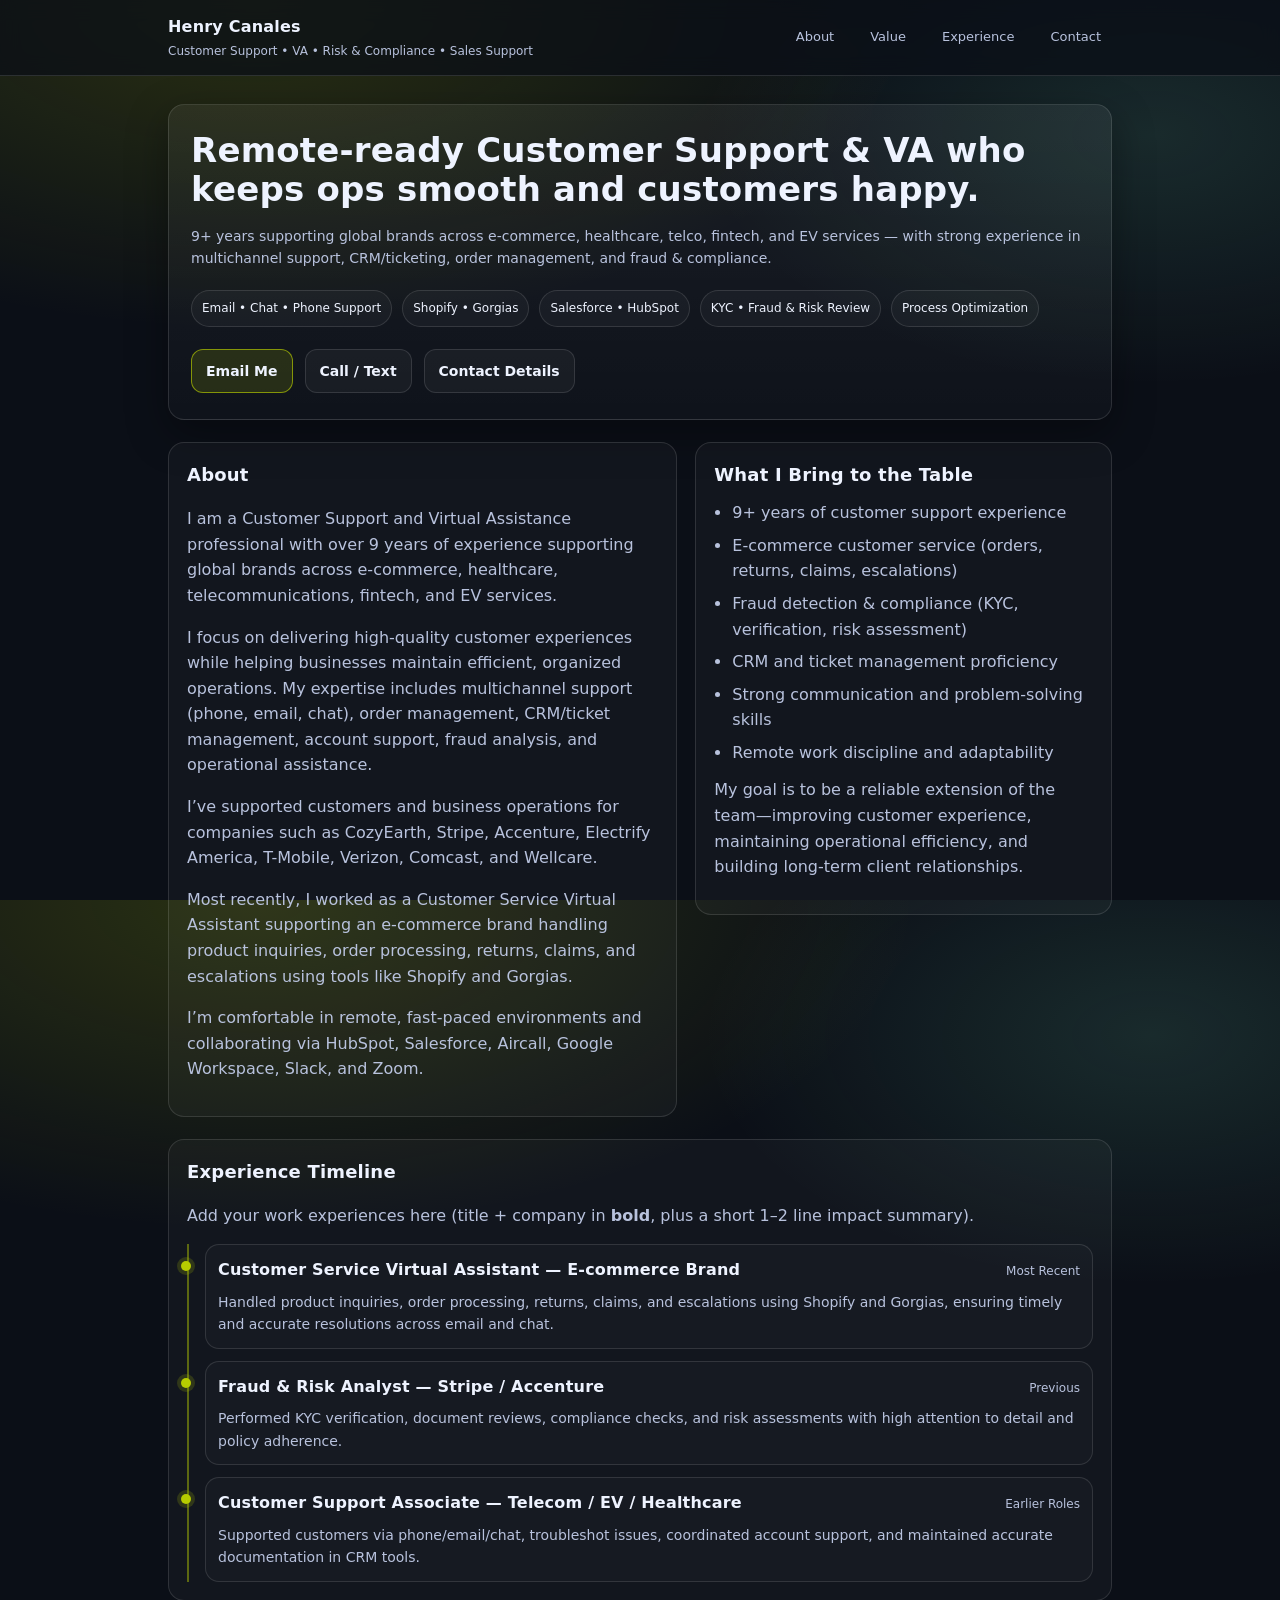
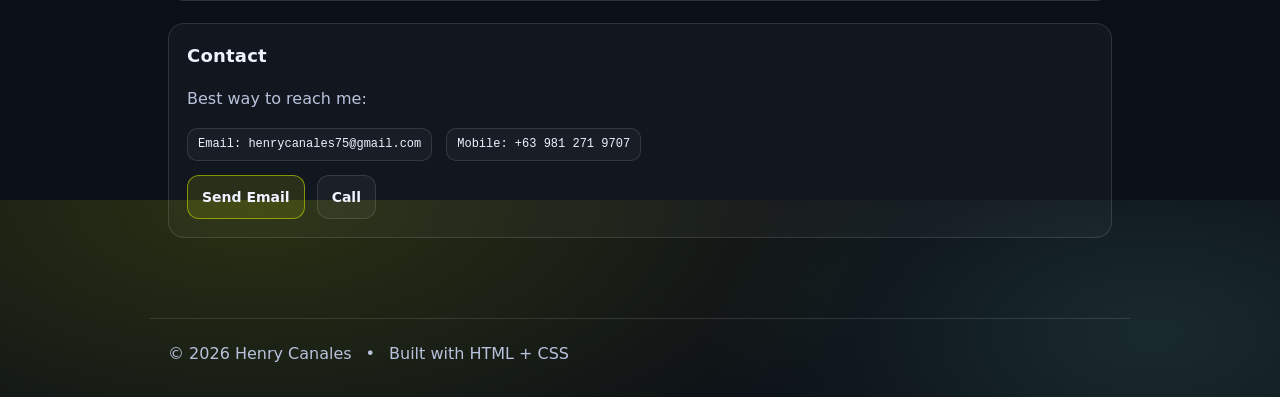
<file: index.html>
<!doctype html>
<html lang="en">
<head>
  <meta charset="UTF-8" />
  <meta name="viewport" content="width=device-width, initial-scale=1.0" />
  <title>Henry Canales | Portfolio</title>
  <meta name="description" content="Henry Canales — Customer Support, Virtual Assistance, Risk & Compliance, Sales Support. Portfolio homepage." />

  <style>
    :root{
      --bg: #0b0f17;
      --panel: #101a2b;
      --text: #eef3ff;
      --muted: #b8c2dd;
      --line: rgba(255,255,255,.12);
      --accent: #b7cc00; /* olive vibe */
      --accent2:#7df3c7;
      --max: 980px;
      --radius: 16px;
      --shadow: 0 14px 40px rgba(0,0,0,.35);
      --font: ui-sans-serif, system-ui, -apple-system, Segoe UI, Roboto, Arial, "Noto Sans", "Helvetica Neue", sans-serif;
    }

    *{ box-sizing: border-box; }
    html,body{ height:100%; }
    body{
      margin:0;
      font-family: var(--font);
      background: radial-gradient(1200px 600px at 20% 0%, rgba(183,204,0,.18), transparent 55%),
                  radial-gradient(900px 500px at 90% 15%, rgba(125,243,199,.12), transparent 50%),
                  var(--bg);
      color: var(--text);
      line-height: 1.6;
    }

    a{ color: inherit; text-decoration: none; }
    a:hover{ text-decoration: underline; }

    header{
      position: sticky;
      top: 0;
      z-index: 10;
      background: rgba(11,15,23,.72);
      backdrop-filter: blur(10px);
      border-bottom: 1px solid var(--line);
    }

    .nav{
      max-width: var(--max);
      margin: 0 auto;
      padding: 14px 18px;
      display: flex;
      align-items: center;
      justify-content: space-between;
      gap: 14px;
    }

    .brand{
      display:flex;
      flex-direction: column;
      gap: 2px;
    }

    .brand strong{
      font-size: 16px;
      letter-spacing: .2px;
    }

    .brand span{
      font-size: 12px;
      color: var(--muted);
    }

    .links{
      display:flex;
      gap: 14px;
      flex-wrap: wrap;
      justify-content: flex-end;
    }

    .links a{
      font-size: 13px;
      color: var(--muted);
      padding: 8px 10px;
      border-radius: 999px;
      border: 1px solid transparent;
    }

    .links a:hover{
      border-color: var(--line);
      background: rgba(255,255,255,.04);
      text-decoration: none;
      color: var(--text);
    }

    main{
      max-width: var(--max);
      margin: 0 auto;
      padding: 28px 18px 80px;
      display: grid;
      gap: 22px;
    }

    .hero{
      background: linear-gradient(180deg, rgba(255,255,255,.06), rgba(255,255,255,.02));
      border: 1px solid var(--line);
      border-radius: var(--radius);
      box-shadow: var(--shadow);
      padding: 26px 22px;
      display: grid;
      gap: 16px;
    }

    .hero h1{
      margin:0;
      font-size: 34px;
      line-height: 1.15;
      letter-spacing: .2px;
    }

    .subtitle{
      margin: 0;
      color: var(--muted);
      font-size: 14px;
    }

    .pillrow{
      display:flex;
      flex-wrap: wrap;
      gap: 10px;
      margin-top: 4px;
    }

    .pill{
      font-size: 12px;
      color: var(--text);
      border: 1px solid var(--line);
      background: rgba(255,255,255,.03);
      padding: 8px 10px;
      border-radius: 999px;
    }

    .cta{
      display:flex;
      gap: 12px;
      flex-wrap: wrap;
      margin-top: 6px;
    }

    .btn{
      display:inline-flex;
      align-items:center;
      justify-content:center;
      gap: 10px;
      padding: 10px 14px;
      border-radius: 12px;
      border: 1px solid var(--line);
      background: rgba(255,255,255,.04);
      color: var(--text);
      cursor: pointer;
      font-weight: 600;
      font-size: 14px;
    }

    .btn.primary{
      border-color: rgba(183,204,0,.65);
      background: rgba(183,204,0,.14);
    }

    .btn:hover{
      transform: translateY(-1px);
      transition: transform .15s ease;
      text-decoration: none;
    }

    .grid{
      display:grid;
      gap: 18px;
      grid-template-columns: 1.1fr .9fr;
      align-items: start;
    }

    @media (max-width: 920px){
      .grid{ grid-template-columns: 1fr; }
      .hero h1{ font-size: 30px; }
    }

    section.card{
      background: rgba(255,255,255,.03);
      border: 1px solid var(--line);
      border-radius: var(--radius);
      padding: 18px 18px;
    }

    section.card h2{
      margin: 0 0 10px;
      font-size: 18px;
      letter-spacing: .2px;
    }

    .muted{ color: var(--muted); }

    ul.clean{
      margin: 10px 0 0;
      padding-left: 18px;
      color: var(--muted);
    }
    ul.clean li{ margin: 7px 0; }

    /* Simple timeline */
    .timeline{
      margin-top: 14px;
      border-left: 2px solid rgba(183,204,0,.45);
      padding-left: 16px;
      display: grid;
      gap: 12px;
    }

    .t-item{
      position: relative;
      padding: 12px 12px;
      border: 1px solid var(--line);
      border-radius: 14px;
      background: rgba(255,255,255,.02);
    }

    .t-item::before{
      content:"";
      position:absolute;
      left: -25px;
      top: 16px;
      width: 10px;
      height: 10px;
      border-radius: 999px;
      background: var(--accent);
      box-shadow: 0 0 0 4px rgba(183,204,0,.18);
    }

    .t-item .topline{
      display:flex;
      flex-wrap: wrap;
      gap: 8px 10px;
      align-items: baseline;
      justify-content: space-between;
    }

    .t-item .role{
      font-weight: 800;
      letter-spacing: .2px;
    }

    .t-item .meta{
      font-size: 12px;
      color: var(--muted);
      white-space: nowrap;
    }

    .t-item p{
      margin: 8px 0 0;
      color: var(--muted);
      font-size: 14px;
    }

    footer{
      max-width: var(--max);
      margin: 0 auto;
      padding: 22px 18px 30px;
      color: var(--muted);
      border-top: 1px solid var(--line);
    }

    .contactline{
      display:flex;
      flex-wrap: wrap;
      gap: 10px 14px;
      align-items: center;
    }

    .kbd{
      font-family: ui-monospace, SFMono-Regular, Menlo, Monaco, Consolas, "Liberation Mono", "Courier New", monospace;
      font-size: 12px;
      border: 1px solid var(--line);
      background: rgba(255,255,255,.03);
      padding: 6px 10px;
      border-radius: 10px;
    }
  </style>
</head>

<body>
  <!-- Sticky top nav -->
  <header>
    <div class="nav">
      <div class="brand">
        <strong>Henry Canales</strong>
        <span>Customer Support • VA • Risk & Compliance • Sales Support</span>
      </div>

      <nav class="links" aria-label="Primary navigation">
        <a href="#about">About</a>
        <a href="#value">Value</a>
        <a href="#experience">Experience</a>
        <a href="#contact">Contact</a>
      </nav>
    </div>
  </header>

  <main>
    <!-- Hero -->
    <section class="hero" aria-label="Hero section">
      <h1>Remote-ready Customer Support & VA who keeps ops smooth and customers happy.</h1>
      <p class="subtitle">
        9+ years supporting global brands across e-commerce, healthcare, telco, fintech, and EV services — with strong
        experience in multichannel support, CRM/ticketing, order management, and fraud & compliance.
      </p>

      <div class="pillrow" aria-label="Key strengths">
        <span class="pill">Email • Chat • Phone Support</span>
        <span class="pill">Shopify • Gorgias</span>
        <span class="pill">Salesforce • HubSpot</span>
        <span class="pill">KYC • Fraud & Risk Review</span>
        <span class="pill">Process Optimization</span>
      </div>

      <div class="cta">
        <a class="btn primary" href="mailto:henrycanales75@gmail.com">Email Me</a>
        <a class="btn" href="tel:+639812719707">Call / Text</a>
        <a class="btn" href="#contact">Contact Details</a>
      </div>
    </section>

    <div class="grid">
      <!-- About -->
      <section id="about" class="card">
        <h2>About</h2>
        <p class="muted">
          I am a Customer Support and Virtual Assistance professional with over 9 years of experience supporting global
          brands across e-commerce, healthcare, telecommunications, fintech, and EV services.
        </p>
        <p class="muted">
          I focus on delivering high-quality customer experiences while helping businesses maintain efficient, organized
          operations. My expertise includes multichannel support (phone, email, chat), order management, CRM/ticket
          management, account support, fraud analysis, and operational assistance.
        </p>
        <p class="muted">
          I’ve supported customers and business operations for companies such as CozyEarth, Stripe, Accenture, Electrify
          America, T-Mobile, Verizon, Comcast, and Wellcare.
        </p>
        <p class="muted">
          Most recently, I worked as a Customer Service Virtual Assistant supporting an e-commerce brand handling product
          inquiries, order processing, returns, claims, and escalations using tools like Shopify and Gorgias.
        </p>
        <p class="muted">
          I’m comfortable in remote, fast-paced environments and collaborating via HubSpot, Salesforce, Aircall, Google
          Workspace, Slack, and Zoom.
        </p>
      </section>

      <!-- Value / highlights -->
      <section id="value" class="card">
        <h2>What I Bring to the Table</h2>
        <ul class="clean">
          <li>9+ years of customer support experience</li>
          <li>E-commerce customer service (orders, returns, claims, escalations)</li>
          <li>Fraud detection & compliance (KYC, verification, risk assessment)</li>
          <li>CRM and ticket management proficiency</li>
          <li>Strong communication and problem-solving skills</li>
          <li>Remote work discipline and adaptability</li>
        </ul>

        <p class="muted" style="margin-top:12px;">
          My goal is to be a reliable extension of the team—improving customer experience, maintaining operational
          efficiency, and building long-term client relationships.
        </p>
      </section>
    </div>

    <!-- Experience timeline -->
    <section id="experience" class="card">
      <h2>Experience Timeline</h2>
      <p class="muted">
        Add your work experiences here (title + company in <strong>bold</strong>, plus a short 1–2 line impact summary).
      </p>

      <div class="timeline">
        <!-- Replace these sample entries with your real ones -->
        <div class="t-item">
          <div class="topline">
            <div class="role"><strong>Customer Service Virtual Assistant</strong> — <strong>E-commerce Brand</strong></div>
            <div class="meta">Most Recent</div>
          </div>
          <p>
            Handled product inquiries, order processing, returns, claims, and escalations using Shopify and Gorgias,
            ensuring timely and accurate resolutions across email and chat.
          </p>
        </div>

        <div class="t-item">
          <div class="topline">
            <div class="role"><strong>Fraud & Risk Analyst</strong> — <strong>Stripe / Accenture</strong></div>
            <div class="meta">Previous</div>
          </div>
          <p>
            Performed KYC verification, document reviews, compliance checks, and risk assessments with high attention to
            detail and policy adherence.
          </p>
        </div>

        <div class="t-item">
          <div class="topline">
            <div class="role"><strong>Customer Support Associate</strong> — <strong>Telecom / EV / Healthcare</strong></div>
            <div class="meta">Earlier Roles</div>
          </div>
          <p>
            Supported customers via phone/email/chat, troubleshot issues, coordinated account support, and maintained
            accurate documentation in CRM tools.
          </p>
        </div>
      </div>
    </section>

    <!-- Contact -->
    <section id="contact" class="card">
      <h2>Contact</h2>
      <p class="muted">Best way to reach me:</p>
      <div class="contactline">
        <span class="kbd">Email: <a href="mailto:henrycanales75@gmail.com">henrycanales75@gmail.com</a></span>
        <span class="kbd">Mobile: <a href="tel:+639812719707">+63 981 271 9707</a></span>
      </div>

      <div class="cta" style="margin-top:14px;">
        <a class="btn primary" href="mailto:henrycanales75@gmail.com?subject=Portfolio%20Inquiry">Send Email</a>
        <a class="btn" href="tel:+639812719707">Call</a>
      </div>
    </section>
  </main>

  <footer>
    <div class="contactline">
      <span>© <span id="year"></span> Henry Canales</span>
      <span class="muted">•</span>
      <span class="muted">Built with HTML + CSS</span>
    </div>
  </footer>

  <script>
    // Auto-update footer year
    document.getElementById("year").textContent = new Date().getFullYear();
  </script>
</body>
</html>
</file>
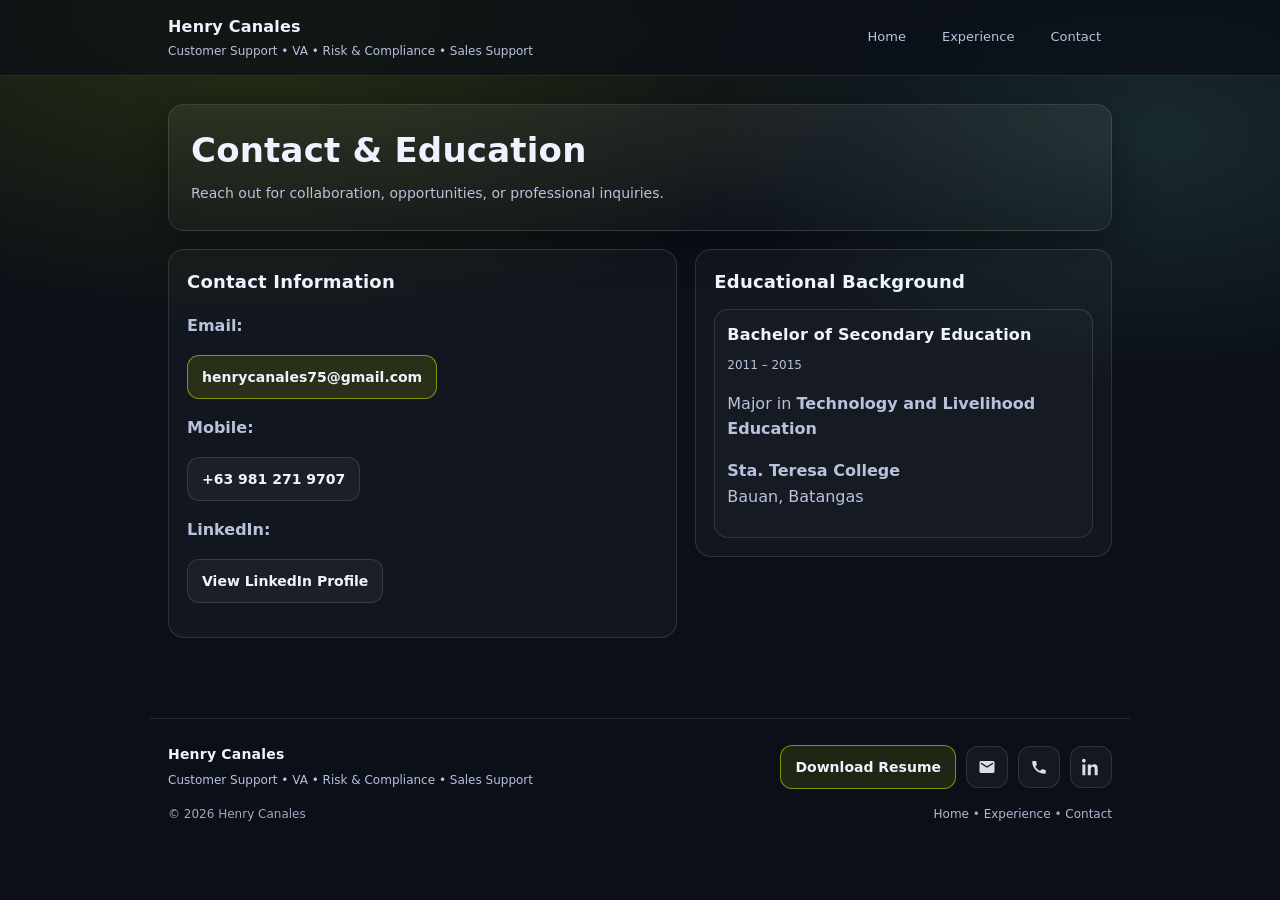
<file: Contact.html>
<!doctype html>
<html lang="en">
<head>
  <meta charset="UTF-8" />
  <meta name="viewport" content="width=device-width, initial-scale=1.0" />
  <title>Henry Canales | Contact & Education</title>
  <meta name="description" content="Contact details and educational background of Henry Canales." />

  <!-- Use the same CSS file -->
  <link rel="stylesheet" href="style.css">
</head>

<body>

<!-- Same navigation used in other pages -->
<header>
  <div class="nav">
    <div class="brand">
      <strong>Henry Canales</strong>
      <span>Customer Support • VA • Risk & Compliance • Sales Support</span>
    </div>

    <nav class="links">
      <a href="index.html">Home</a>
      <a href="about.html">Experience</a>
      <a href="contact.html">Contact</a>
    </nav>
  </div>
</header>

<main>

  <!-- Page Header -->
  <section class="hero">
    <h1>Contact & Education</h1>
    <p class="subtitle">
      Reach out for collaboration, opportunities, or professional inquiries.
    </p>
  </section>

  <!-- Contact + Education Grid -->
  <div class="grid">

    <!-- Contact Details -->
    <section class="card">
      <h2>Contact Information</h2>

      <p class="muted"><strong>Email:</strong></p>
      <p>
        <a href="mailto:henrycanales75@gmail.com" class="btn primary">
          henrycanales75@gmail.com
        </a>
      </p>

      <p class="muted"><strong>Mobile:</strong></p>
      <p>
        <a href="tel:+639812719707" class="btn">
          +63 981 271 9707
        </a>
      </p>

      <p class="muted"><strong>LinkedIn:</strong></p>
      <p>
        <a href="https://www.linkedin.com/in/henry-canales-b2718619a" target="_blank" class="btn">
          View LinkedIn Profile
        </a>
      </p>

    </section>

    <!-- Education -->
    <section class="card">
      <h2>Educational Background</h2>

      <div class="timeline">

        <div class="t-item">
          <div class="topline">
            <div class="role">
              <strong>Bachelor of Secondary Education</strong>
            </div>
            <div class="meta">2011 – 2015</div>
          </div>

          <p class="muted">
            Major in <strong>Technology and Livelihood Education</strong>
          </p>

          <p class="muted">
            <strong>Sta. Teresa College</strong><br>
            Bauan, Batangas
          </p>
        </div>

      </div>

    </section>

  </div>

</main>

<footer class="footer">
  <div class="footer-inner">
    <div class="footer-left">
      <div class="footer-title">Henry Canales</div>
      <div class="footer-note">Customer Support • VA • Risk & Compliance • Sales Support</div>
    </div>

    <div class="footer-actions">
      <!-- Download Resume (Put your resume file in /assets/resume/) -->
      <a class="btn resume" href="assets/resume/Henry-Canales-Resume.pdf" download>
        Download Resume
      </a>

      <!-- Email Icon -->
      <a class="icon-btn" href="mailto:henrycanales75@gmail.com" aria-label="Email Henry">
        <svg class="icon" viewBox="0 0 24 24" aria-hidden="true">
          <path d="M20 4H4c-1.1 0-2 .9-2 2v12c0 1.1.9 2 2 2h16c1.1 0 2-.9 2-2V6c0-1.1-.9-2-2-2zm0 4-8 5L4 8V6l8 5 8-5v2z"/>
        </svg>
      </a>

      <!-- Phone Icon -->
      <a class="icon-btn" href="tel:+639812719707" aria-label="Call Henry">
        <svg class="icon" viewBox="0 0 24 24" aria-hidden="true">
          <path d="M6.62 10.79a15.05 15.05 0 006.59 6.59l2.2-2.2c.27-.27.67-.36 1.02-.24 1.12.37 2.33.57 3.57.57.55 0 1 .45 1 1V20c0 .55-.45 1-1 1C10.07 21 3 13.93 3 5c0-.55.45-1 1-1h3.5c.55 0 1 .45 1 1 0 1.25.2 2.45.57 3.57.11.35.03.74-.25 1.02l-2.2 2.2z"/>
        </svg>
      </a>

      <!-- LinkedIn Icon -->
      <a class="icon-btn" href="https://www.linkedin.com/in/henry-canales-b2718619a" target="_blank" rel="noopener" aria-label="Henry on LinkedIn">
        <svg class="icon" viewBox="0 0 24 24" aria-hidden="true">
          <path d="M4.98 3.5C4.98 4.88 3.87 6 2.5 6S0 4.88 0 3.5 1.12 1 2.5 1 4.98 2.12 4.98 3.5zM0.5 8.5h4V23h-4V8.5zM8.5 8.5h3.8v2h.1c.53-1 1.82-2.06 3.75-2.06 4.01 0 4.75 2.64 4.75 6.07V23h-4v-7.3c0-1.74-.03-3.97-2.42-3.97-2.42 0-2.79 1.89-2.79 3.84V23h-4V8.5z"/>
        </svg>
      </a>
    </div>
  </div>

  <div class="footer-bottom">
    <span>© <span id="year"></span> Henry Canales</span>
    <span>
      <a href="index.html">Home</a> • <a href="about.html">Experience</a> • <a href="contact.html">Contact</a>
    </span>
  </div>
</footer>

<script>
  document.getElementById("year").textContent = new Date().getFullYear();
</script>

<script>
document.getElementById("year").textContent = new Date().getFullYear();
</script>

</body>
</html>
</file>
<file: style.css>
:root{
  --bg:#0b0f17;
  --panel:#101a2b;
  --text:#eef3ff;
  --muted:#b8c2dd;
  --line:rgba(255,255,255,.12);
  --accent:#b7cc00;
  --accent2:#7df3c7;
  --max:980px;
  --radius:16px;
  --shadow: 0 14px 40px rgba(0,0,0,.35);
  --font: ui-sans-serif, system-ui, -apple-system, Segoe UI, Roboto, Arial, "Noto Sans", "Helvetica Neue", sans-serif;
}

*{ box-sizing:border-box; }

html, body{ height:100%; }

body{
  margin:0;
  padding:0;
  min-height:100vh;
  font-family:var(--font);
  color:var(--text);
  line-height:1.6;
  background:
    radial-gradient(1200px 600px at 20% 0%, rgba(183,204,0,.18), transparent 55%),
    radial-gradient(900px 500px at 90% 15%, rgba(125,243,199,.12), transparent 50%),
    var(--bg);
}

a{ color:inherit; text-decoration:none; }
a:hover{ text-decoration:underline; }

/* ===== Sticky Header/Nav ===== */
header{
  position: sticky;
  top: 0;
  z-index: 10;
  background: rgba(11,15,23,.72);
  backdrop-filter: blur(10px);
  -webkit-backdrop-filter: blur(10px);
  border-bottom: 1px solid var(--line);
}

.nav{
  max-width: var(--max);
  margin: 0 auto;
  padding: 14px 18px;
  display:flex;
  align-items:center;
  justify-content:space-between;
  gap:14px;
}

.brand{
  display:flex;
  flex-direction:column;
  gap:2px;
}
.brand strong{ font-size:16px; letter-spacing:.2px; }
.brand span{ font-size:12px; color:var(--muted); }

.links{
  display:flex;
  gap:14px;
  flex-wrap:wrap;
  justify-content:flex-end;
}
.links a{
  font-size:13px;
  color:var(--muted);
  padding:8px 10px;
  border-radius:999px;
  border:1px solid transparent;
  transition: background .15s ease, border-color .15s ease, color .15s ease, transform .15s ease;
}
.links a:hover{
  border-color:var(--line);
  background:rgba(255,255,255,.04);
  color:var(--text);
  text-decoration:none;
}

/* ===== Main layout ===== */
main{
  max-width: var(--max);
  margin: 0 auto;
  padding: 28px 18px 80px;
  display:grid;
  gap: 18px;
}

/* ===== Hero ===== */
.hero{
  background: linear-gradient(180deg, rgba(255,255,255,.06), rgba(255,255,255,.02));
  border: 1px solid var(--line);
  border-radius: var(--radius);
  box-shadow: var(--shadow);
  padding: 26px 22px;
  display:grid;
  gap: 12px;
}

.hero h1{
  margin:0;
  font-size: 34px;
  line-height: 1.15;
  letter-spacing: .2px;
}

.subtitle{
  margin:0;
  color: var(--muted);
  font-size: 14px;
}

/* Pills (used in homepage hero) */
.pillrow{
  display:flex;
  flex-wrap:wrap;
  gap:10px;
  margin-top: 6px;
}
.pill{
  font-size:12px;
  border: 1px solid var(--line);
  background: rgba(255,255,255,.03);
  padding: 8px 10px;
  border-radius: 999px;
  color: var(--text);
}

/* ===== Cards/Sections ===== */
section.card{
  background: rgba(255,255,255,.03);
  border: 1px solid var(--line);
  border-radius: var(--radius);
  padding: 18px 18px;
}

section.card h2{
  margin: 0 0 10px;
  font-size: 18px;
  letter-spacing: .2px;
}

.muted{ color: var(--muted); }

/* Clean list */
ul.clean{
  margin: 10px 0 0;
  padding-left: 18px;
  color: var(--muted);
}
ul.clean li{ margin: 7px 0; }

/* ===== Buttons ===== */
.btn{
  display:inline-flex;
  align-items:center;
  justify-content:center;
  gap: 10px;
  padding: 10px 14px;
  border-radius: 12px;
  border: 1px solid var(--line);
  background: rgba(255,255,255,.04);
  color: var(--text);
  cursor: pointer;
  font-weight: 600;
  font-size: 14px;
  transition: transform .15s ease, background .15s ease, border-color .15s ease;
}

.btn.primary{
  border-color: rgba(183,204,0,.65);
  background: rgba(183,204,0,.14);
}

.btn:hover{
  transform: translateY(-1px);
  text-decoration:none;
}

/* Two-column grid */
.grid{
  display:grid;
  gap: 18px;
  grid-template-columns: 1.1fr .9fr;
  align-items: start;
}
@media (max-width: 920px){
  .grid{ grid-template-columns: 1fr; }
  .hero h1{ font-size: 30px; }
}

/* ===== Timeline: Experience Cards ===== */
.timeline{
  display: grid;
  gap: 14px;
  margin-top: 12px;
}

.xp-card{
  display:grid;
  grid-template-columns:64px 1fr;
  gap:16px;
  background: rgba(255,255,255,0.06);
  border: 1px solid rgba(255,255,255,0.10);
  border-radius: 16px;
  padding: 16px;
  box-shadow: 0 10px 30px rgba(0,0,0,0.22);
}

.xp-logo{
  width:64px; height:64px;
  border-radius:14px;
  background: rgba(255,255,255,0.08);
  border: 1px solid rgba(255,255,255,0.12);
  display:grid;
  place-items:center;
  overflow:hidden;
  position:relative;
}
.xp-logo img{ width:100%; height:100%; object-fit:cover; }

.xp-logo.logo-fallback::after{
  content: attr(data-fallback);
  font-weight: 800;
  letter-spacing: 0.6px;
  color: rgba(234,240,255,0.92);
}

.xp-top{
  display:flex;
  justify-content:space-between;
  gap:12px;
  align-items:baseline;
  flex-wrap:wrap;
}

.xp-title{ font-size:16px; line-height:1.4; }
.xp-client{ margin-top:4px; font-size:13px; color: rgba(234,240,255,0.68); }
.xp-date{ font-size:13px; color: rgba(234,240,255,0.68); white-space:nowrap; }

.xp-bullets{
  margin: 12px 0 12px;
  padding-left: 18px;
  color: rgba(234,240,255,0.86);
}
.xp-bullets li{ margin:6px 0; line-height:1.55; }

.xp-tags{ display:flex; flex-wrap:wrap; gap:8px; }
.tag{
  font-size: 12px;
  padding: 6px 10px;
  border-radius: 999px;
  background: rgba(255,255,255,0.08);
  border: 1px solid rgba(255,255,255,0.10);
  color: rgba(234,240,255,0.86);
}

@media (max-width:560px){
  .xp-card{ grid-template-columns:52px 1fr; }
  .xp-logo{ width:52px; height:52px; border-radius:12px; }
}

/* ===== Simple Timeline Item (used in contact education page) ===== */
.t-item{
  position: relative;
  padding: 12px 12px;
  border: 1px solid var(--line);
  border-radius: 14px;
  background: rgba(255,255,255,.02);
}
.topline{
  display:flex;
  flex-wrap: wrap;
  gap: 8px 10px;
  align-items: baseline;
  justify-content: space-between;
}
.role{ font-weight: 800; letter-spacing:.2px; }
.meta{ font-size: 12px; color: var(--muted); white-space:nowrap; }

/* ===== Contact line (used in contact page) ===== */
.contactline{
  display:flex;
  flex-wrap:wrap;
  gap:10px 14px;
  align-items:center;
}

/* ===== Footer Options ===== */
/* Option A: Professional footer (if you use .footer / .footer-inner) */
.footer{
  max-width: var(--max);
  margin: 0 auto;
  padding: 24px 18px 34px;
  border-top: 1px solid var(--line);
  color: var(--muted);
}

.footer-inner{
  display:flex;
  gap:16px;
  align-items:center;
  justify-content:space-between;
  flex-wrap:wrap;
}

.footer-left{
  display:flex;
  flex-direction:column;
  gap:6px;
}

.footer-title{
  color: var(--text);
  font-weight: 800;
  letter-spacing: .2px;
  font-size: 14px;
}

.footer-note{
  font-size: 12px;
  color: var(--muted);
}

.footer-actions{
  display:flex;
  gap:10px;
  align-items:center;
  flex-wrap:wrap;
  justify-content:flex-end;
}

.icon-btn{
  width: 42px;
  height: 42px;
  border-radius: 12px;
  border: 1px solid var(--line);
  background: rgba(255,255,255,.04);
  display:grid;
  place-items:center;
  transition: transform .15s ease, background .15s ease;
}
.icon-btn:hover{
  transform: translateY(-1px);
  background: rgba(255,255,255,.08);
  text-decoration:none;
}

.icon{
  width: 18px;
  height: 18px;
  fill: currentColor;
  color: var(--text);
  opacity: .9;
}

.btn.resume{
  border-color: rgba(183,204,0,.65);
  background: rgba(183,204,0,.12);
}

.footer-bottom{
  margin-top: 14px;
  display:flex;
  justify-content:space-between;
  gap: 12px;
  flex-wrap:wrap;
  font-size: 12px;
  color: rgba(184,194,221,.85);
}
.footer-bottom a{
  color: rgba(184,194,221,.95);
}

/* Option B: Minimal icon footer (if you use .footer-mini) */
.footer-mini{
  max-width: var(--max);
  margin: 0 auto;
  padding: 16px 18px;
  border-top: 1px solid var(--line);
  display:flex;
  justify-content:space-between;
  align-items:center;
  flex-wrap:wrap;
  gap:12px;
  color: var(--muted);
  font-size:12px;
}

.footer-icons{
  display:flex;
  gap:10px;
  align-items:center;
}

/* Smaller icon buttons for footer-mini */
.footer-mini .icon-btn{
  width:34px;
  height:34px;
  border-radius:10px;
}
.footer-mini .icon{
  width:16px;
  height:16px;
}
</file>
